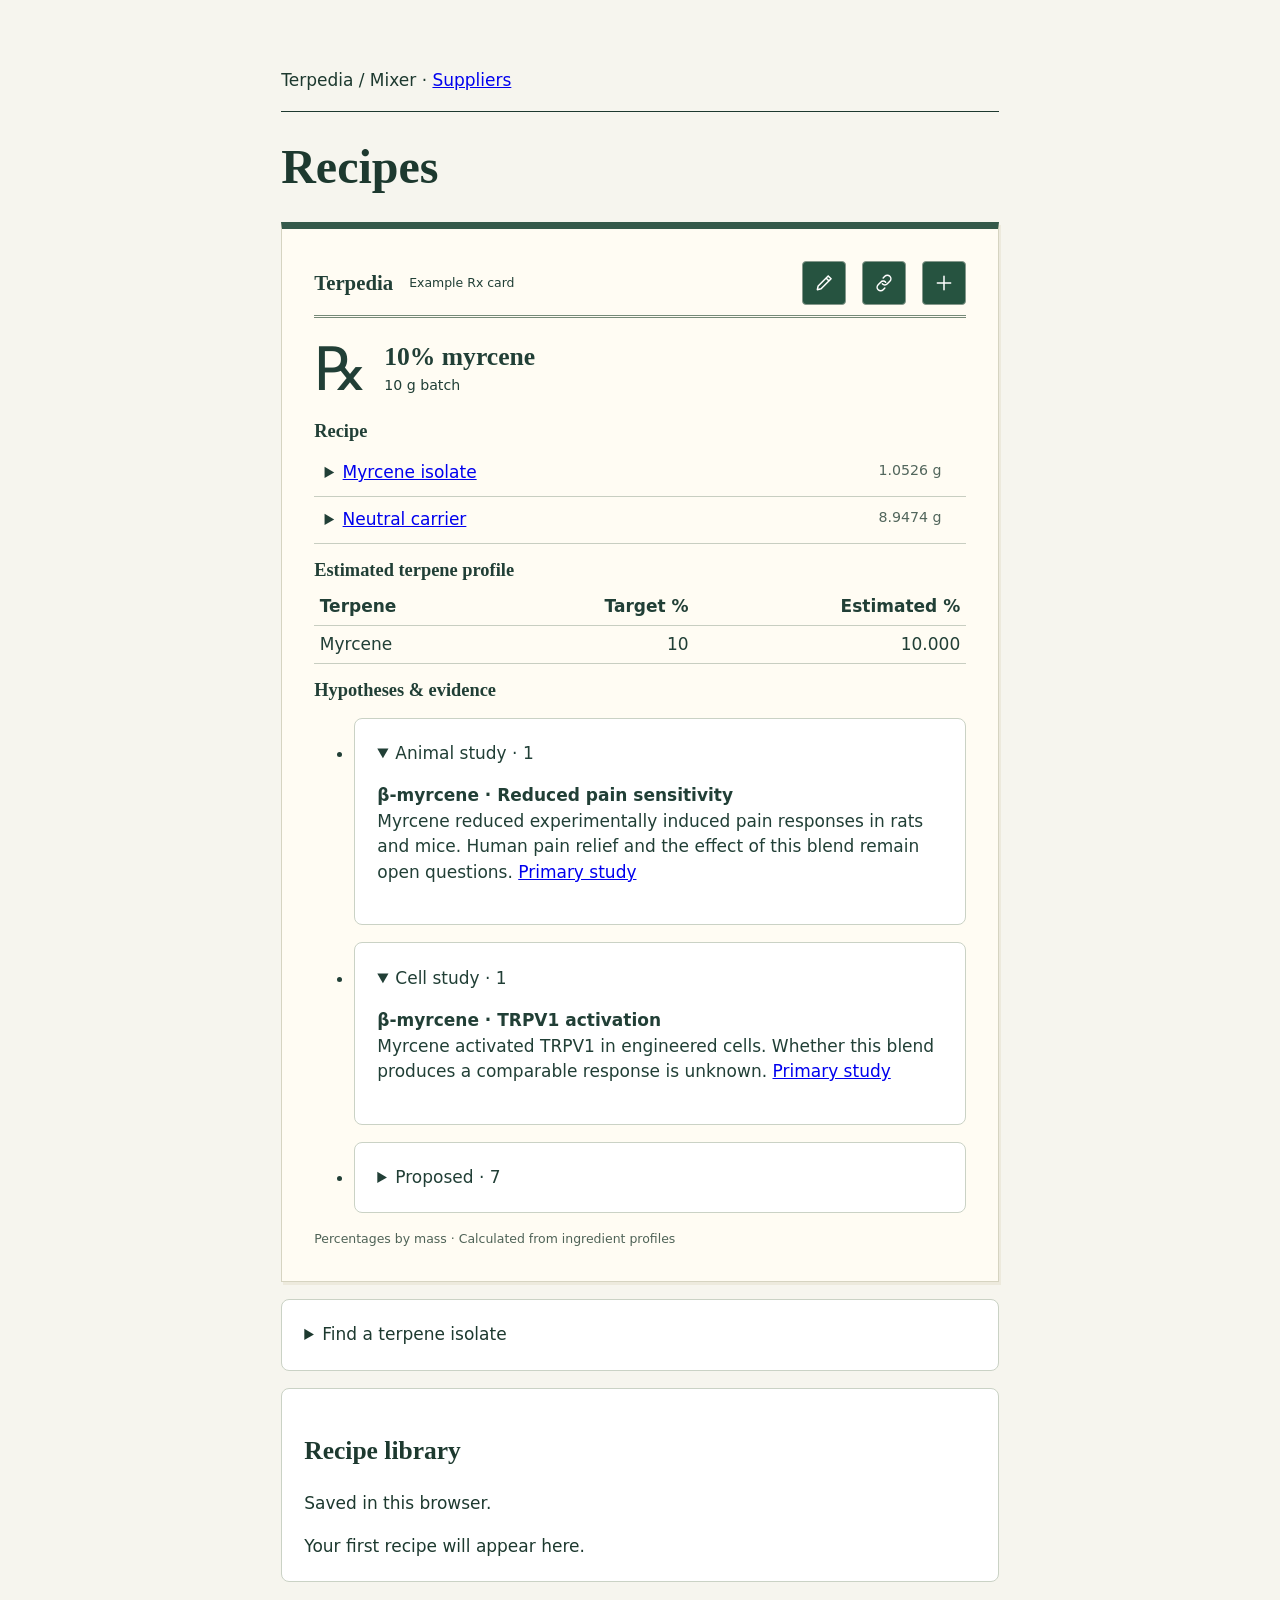
<file: docs/index.html>
<!doctype html><html lang="en"><meta charset="utf-8"><meta name="viewport" content="width=device-width,initial-scale=1"><title>Recipes · Terpedia</title>
<style>*{box-sizing:border-box}body{margin: auto;max-width:820px;padding:4vw;background:#f6f5ee;color:#1d392f;font:17px/1.5 system-ui}header{border-bottom:1px solid;padding:1em 0}h1,h2{font-family:Georgia,serif}h1{font-size:3rem;margin:.4em 0}section,details{background:white;border:1px solid #cad2c5;padding:1.3em;margin:1em 0;border-radius:8px}label{display:block;margin:.5em 0}input,button{font:inherit;padding:.35em;border:1px solid #85988b;border-radius:4px}input[type=number]{width:7em}button{background:#265340;color:white;cursor:pointer}pre{white-space:pre-wrap}summary{cursor:pointer}select{max-width:100%}.ingredient{margin:.5rem 0;padding:.65rem}.ingredient summary span{display:inline-grid;grid-template-columns:minmax(0,1fr) auto;gap:1rem;width:calc(100% - 2rem)}.ingredient small{color:#52665c}[hidden]{display:none!important}.targetSheet{width:100%;border-collapse:collapse;table-layout:fixed}.targetSheet caption{text-align:left;font-weight:bold;margin:.6em 0}.targetSheet th,.targetSheet td{border:1px solid #bdcbc2;text-align:left;padding:.35em;overflow-wrap:anywhere}.targetSheet thead{background:#e7eee7}.targetSheet th:nth-child(2){width:22%}.targetSheet th:last-child{width:5.4em}.targetSheet input,.targetSheet input[type=number]{width:100%;min-width:0;border:0;background:transparent}.targetSheet button{font-size:.9em}.targetSheet tbody tr:focus-within,.targetSheet tfoot tr:focus-within{background:#f0f6ed}</style><link rel="stylesheet" href="./rx-card.css">
<header>Terpedia / Mixer · <a href="./supplier.html">Suppliers</a></header><h1>Recipes</h1><div id="workspace"><div id="featuredRx"></div><form id="form" class="rxCard" hidden><div class="padHeader"><strong>Terpedia</strong><span>℞ · Recipe editor</span></div><section><h2 id="draftHeading">New Rx</h2><button type="button" id="cancelFork" hidden>Cancel fork</button><label>Recipe name <input id="titleInput" required placeholder="Name this recipe"></label><label>Batch mass (g) <input id="mass" type="number" required min=".001" step="any" value="10"></label><p>Set target percentages by mass. Leave room for other constituents in the ingredients.</p><table class="targetSheet"><caption>Terpene targets</caption><thead><tr><th scope="col">Terpene</th><th scope="col">Mass %</th><th scope="col">Action</th></tr></thead><tbody id="targets"></tbody><tfoot><tr><td><input aria-label="New terpene" id="targetSearch" list="terpeneOptions" placeholder="Choose or type a terpene"><datalist id="terpeneOptions"></datalist></td><td><input aria-label="New target mass percent" id="newPercent" type="number" min="0" max="100" step="any" placeholder="%"></td><td><button type="button" id="addTarget">Add row</button></td></tr></tfoot></table></section>
<details open><summary>Available ingredients</summary><p>Illustrative profiles. Each percentage represents a fraction of the ingredient’s total mass.</p><label>Add an ingredient <input id="ingredientSearch" list="ingredientOptions" placeholder="Find an ingredient"></label><datalist id="ingredientOptions"></datalist><button type="button" id="addIngredient">Add ingredient</button><div id="stock"></div></details><button id="fit" type="button" hidden>Refit to targets</button> <button id="saveRx">Calculate and save Rx</button><div id="preview" aria-live="polite"></div></form><p id="message" role="status"></p></div><details><summary>Find a terpene isolate</summary><p>Supplier catalog listings are matched by chemical structure. Confirm the supplier code and enter your material’s assay to add it to your ingredient inventory.</p><form id="addIsolate"><label>Compound and InChIKey <select id="isolatePicker"></select></label><label>Supplier listing <select id="supplierList"></select></label><label>Compound mass % <input id="assay" required type="number" min="0.000001" max="100" step="any"></label><button>Add ingredient and reload mixer</button></form></details><section><h2>Recipe library</h2><p>Saved in this browser.</p><div id="library"></div></section><script type="module" src="./app.js?v=rx-links"></script></html>
</file>
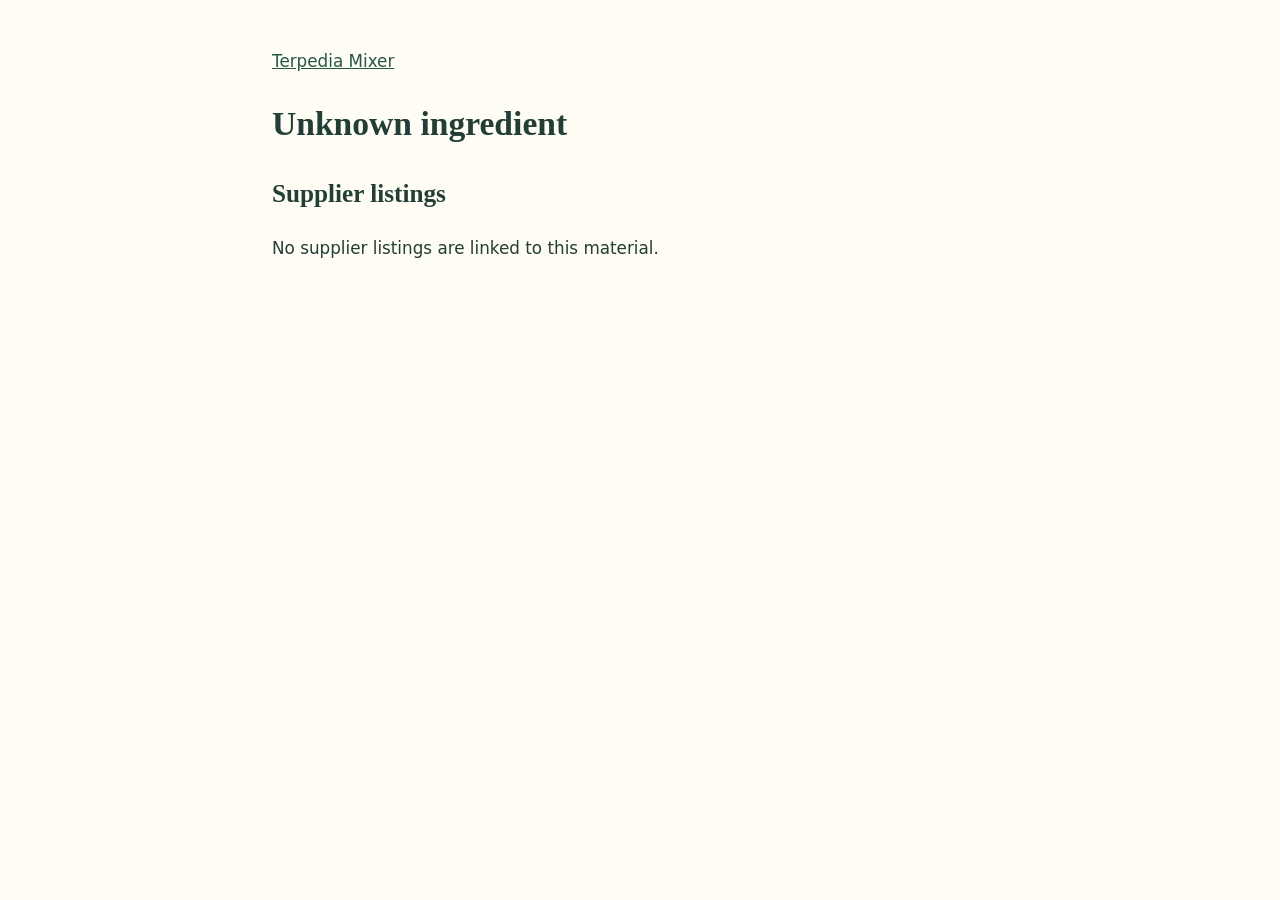
<file: docs/ingredient.html>
<!doctype html>
<html lang="en"><meta charset="utf-8"><meta name="viewport" content="width=device-width,initial-scale=1">
<title>Ingredient · Terpedia</title>
<style>body{max-width:46rem;margin:3rem auto;padding:0 1rem;font:1.05rem/1.6 system-ui;background:#fffcf3;color:#213f36}h1,h2{font-family:Georgia,serif}a{color:#245747}li{margin:.4em 0}p{overflow-wrap:anywhere}</style>
<a href="./">Terpedia Mixer</a><main><h1 id="name">Ingredient</h1><p id="identity"></p><h2>Supplier listings</h2><p id="status"></p><ul id="suppliers"></ul></main>
<script type="module">
const id = new URLSearchParams(location.search).get('id');
const [catalog, isolates, suppliers] = await Promise.all(['catalog','isolates','suppliers'].map(async file => (await fetch('./'+file+'.json')).json()));
const material = catalog.find(item => item.id === id);
const isolate = isolates.find(item => item.inchikey === id);
const heading = document.querySelector('h1');
heading.textContent = material?.name ?? (isolate ? isolate.name + ' isolate' : 'Unknown ingredient');
document.title = heading.textContent + ' · Terpedia';
const profile = Object.entries(material?.profile ?? {}).map(([name,pct]) => name+' '+pct+'%');
document.querySelector('#identity').textContent = isolate ? 'InChIKey · '+isolate.inchikey : [material?.type, profile.length ? 'Illustrative profile · '+profile.join(', ') : ''].filter(Boolean).join(' · ');
document.querySelector('#status').textContent = isolate ? 'Historical supplier listings. Confirm the catalog code, availability and assay with the supplier.' : 'No supplier listings are linked to this material.';
for (const {supplierId, code} of isolate?.listings ?? []) {
  const row = document.createElement('li');
  const link = document.createElement('a');
  link.href = './supplier.html?id=' + encodeURIComponent(supplierId);
  link.textContent = suppliers.find(s => s.id === supplierId).name;
  row.append(link, ' · ' + code);
  document.querySelector('#suppliers').append(row);
}
</script></html>
</file>
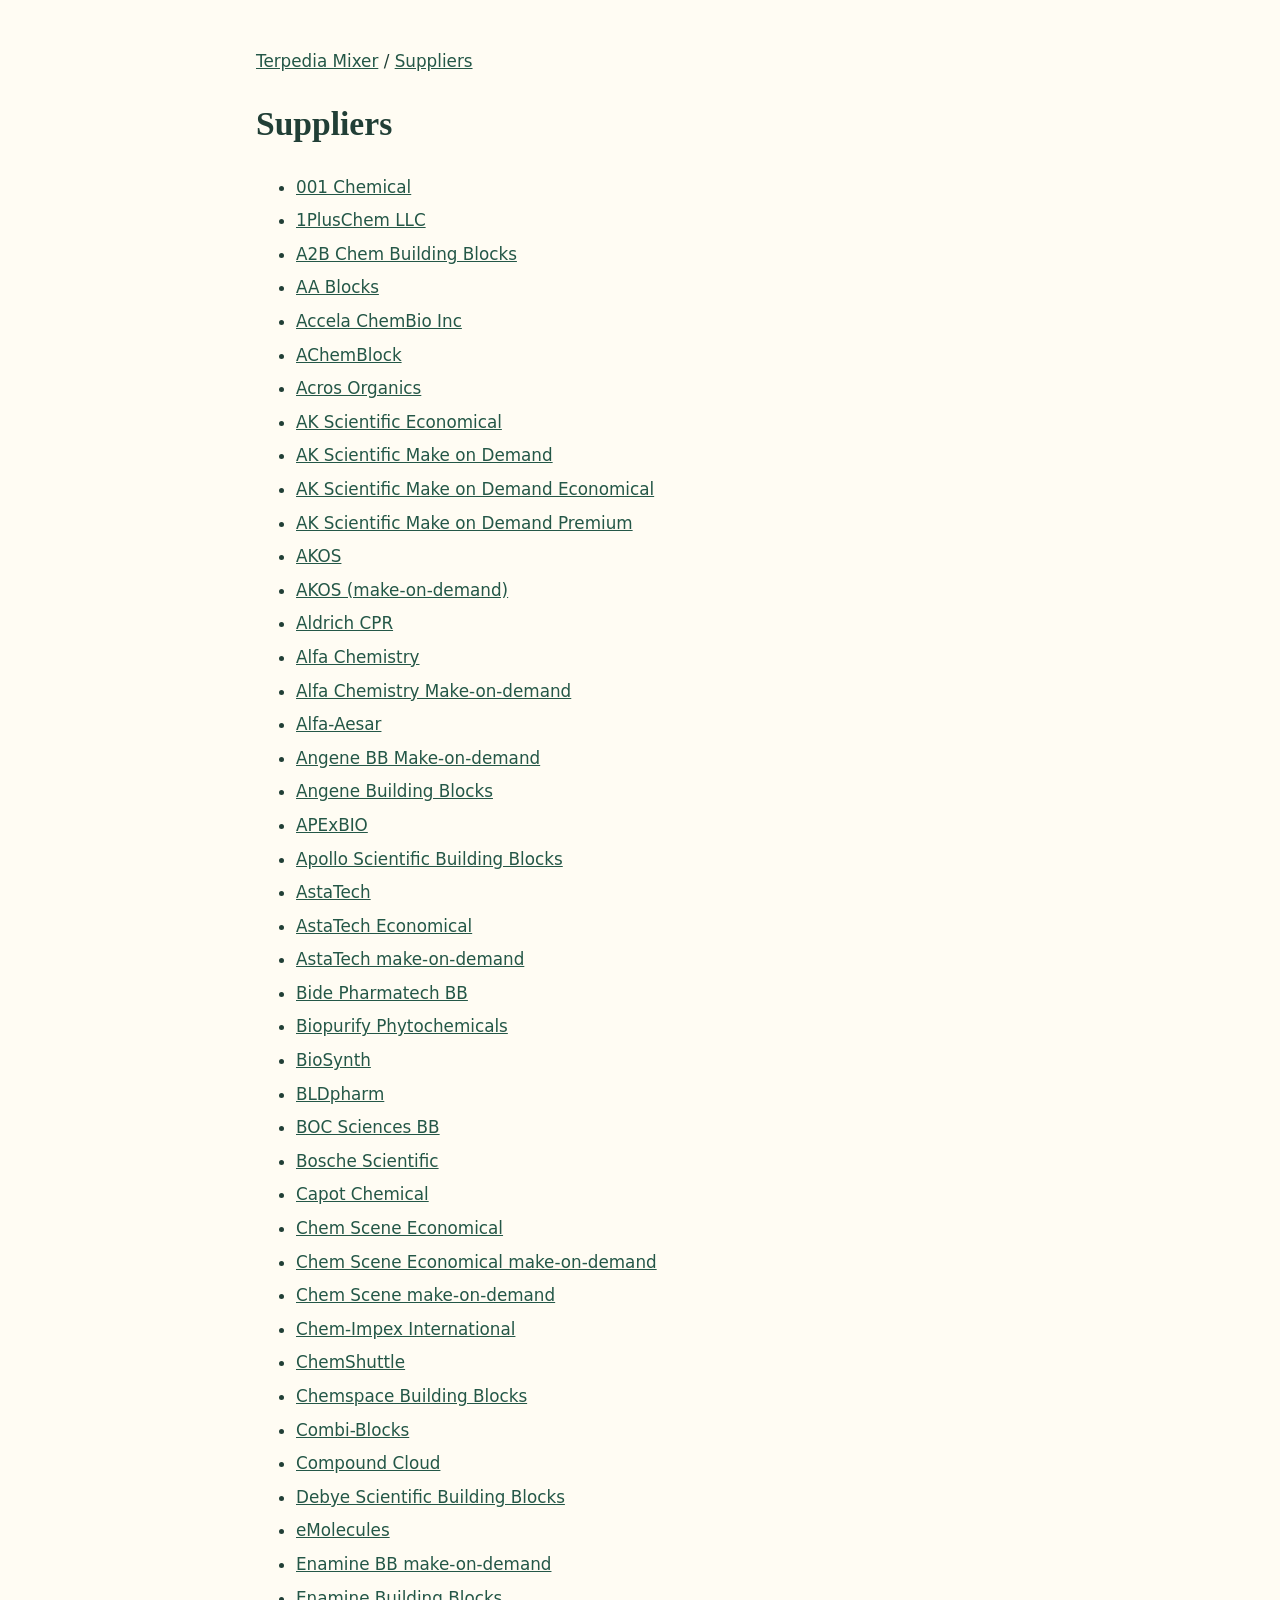
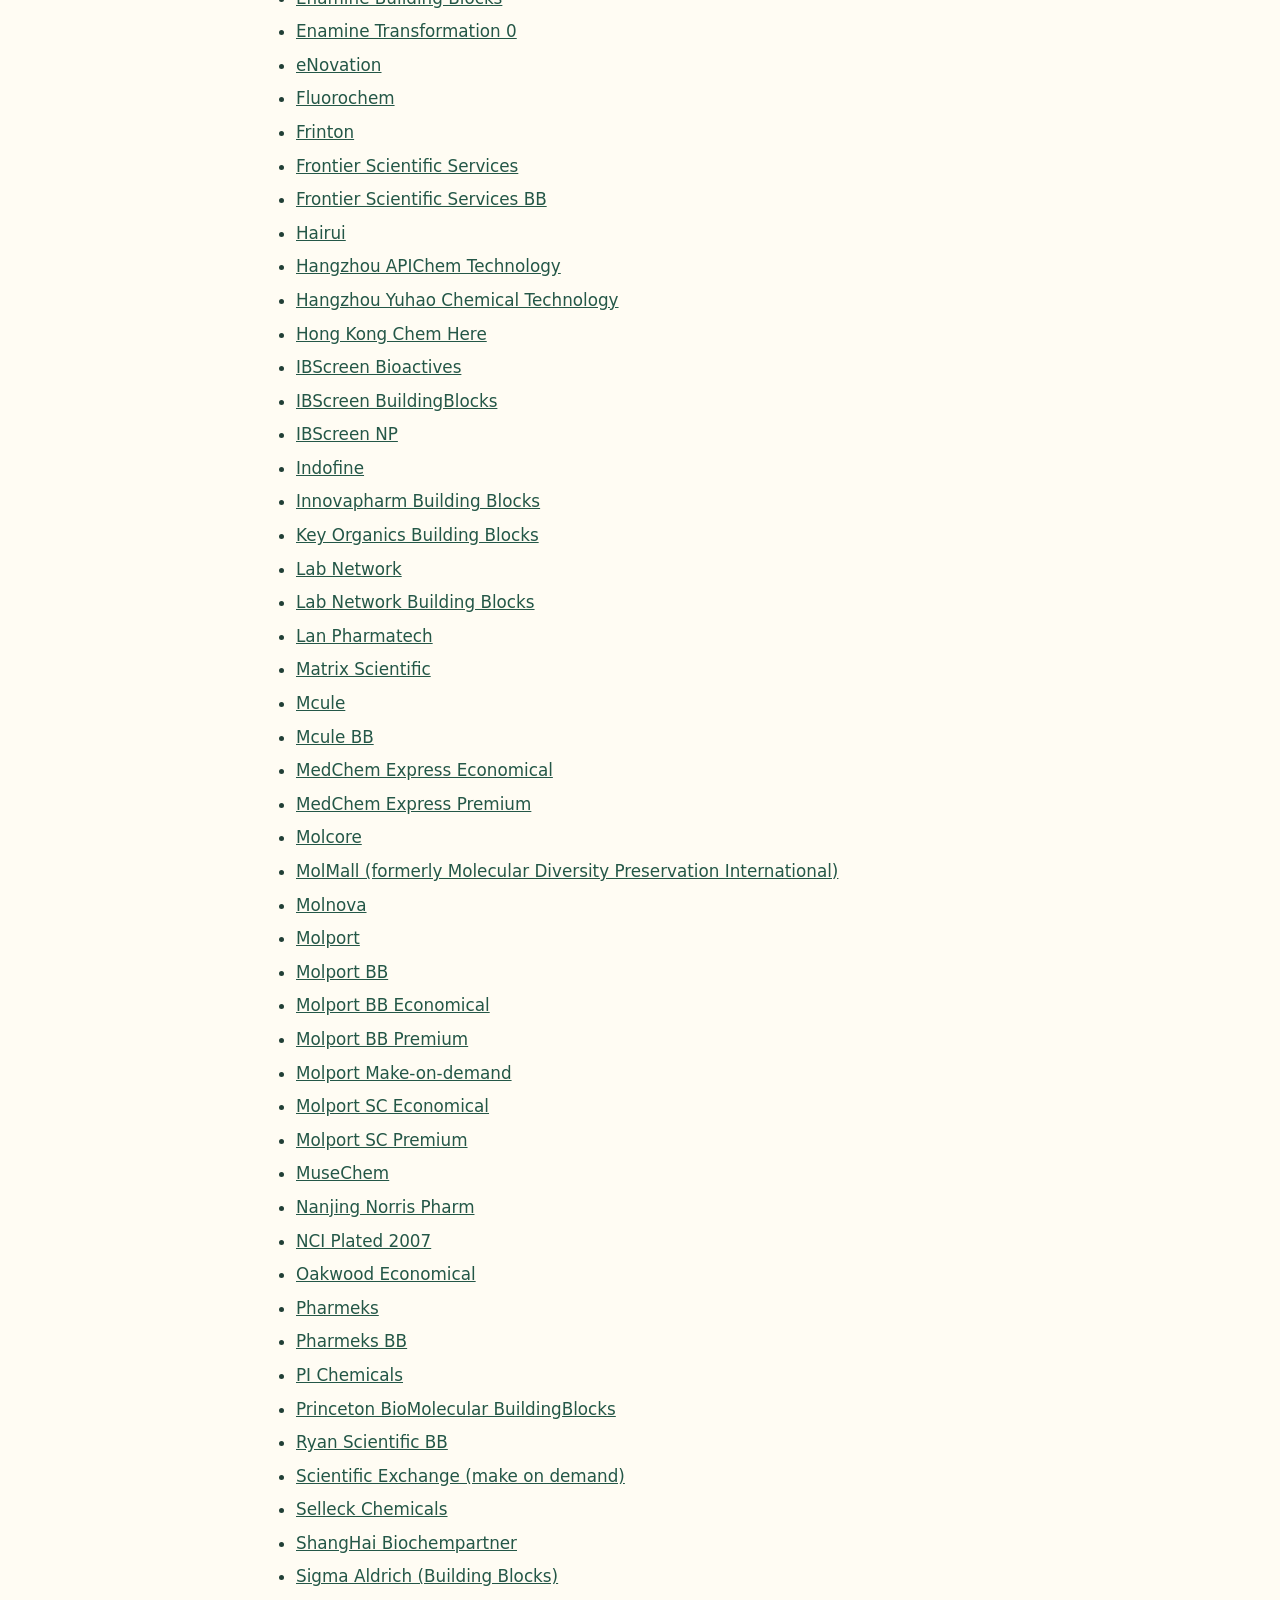
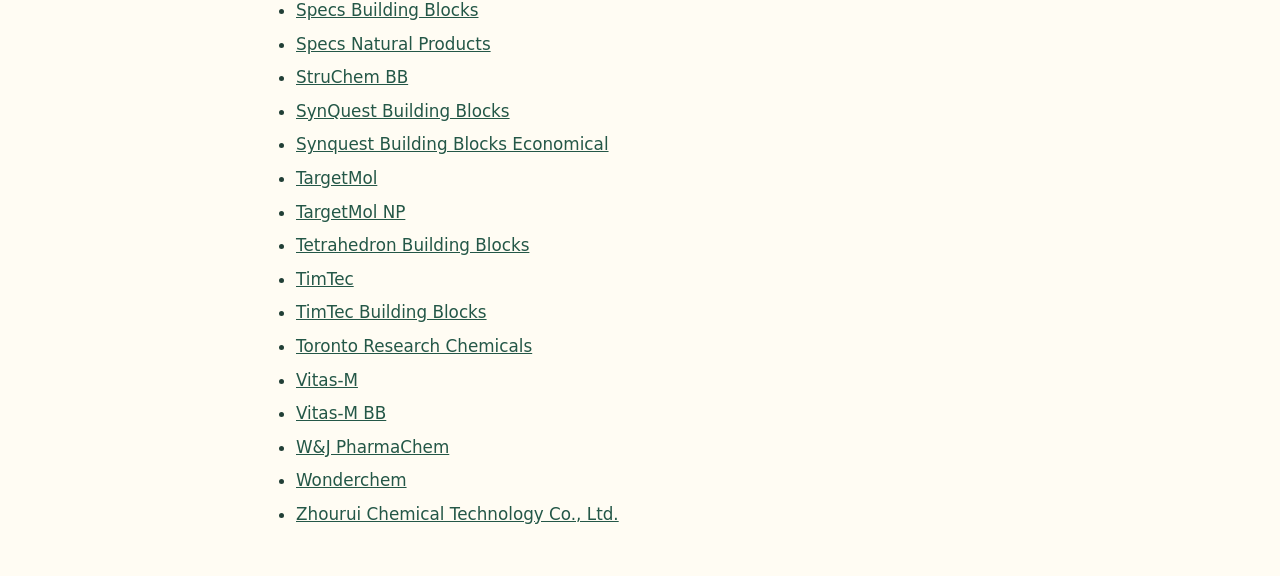
<file: docs/supplier.html>
<!doctype html><html lang="en"><meta charset="utf-8"><meta name="viewport" content="width=device-width,initial-scale=1">
<title>Suppliers · Terpedia</title>
<style>body{max-width:48rem;margin:3rem auto;padding:0 1rem;font:1.05rem/1.6 system-ui;background:#fffcf3;color:#213f36}h1,h2{font-family:Georgia,serif}a{color:#245747}li{margin:.4em 0}</style>
<nav><a href="./">Terpedia Mixer</a> / <a href="supplier.html">Suppliers</a></nav>
<main><h1>Suppliers</h1><div id="sites"></div><h2 id="subtitle" hidden>Listed ingredients</h2><ul></ul></main>
<script type="module">
const suppliers = await fetch('./suppliers.json').then(r => r.json());
const id = new URLSearchParams(location.search).get('id');
function link(label, href) {
  const a = document.createElement('a');
  a.href = href;
  a.textContent = label;
  return a;
}
function addRow(anchor, suffix = '') {
  const li = document.createElement('li');
  li.append(anchor, suffix);
  document.querySelector('ul').append(li);
}
if (id === null) {
  for (const s of suppliers) addRow(link(s.name, '?id=' + s.id));
} else {
  const supplier = suppliers.find(s => s.id === id);
  document.querySelector('h1').textContent = supplier?.name ?? 'Unknown supplier';
  if (supplier) {
    document.title = supplier.name + ' · Terpedia';
    for (const url of supplier.websites) {
      const p = document.createElement('p');
      p.append(link(new URL(url).hostname, url));
      document.querySelector('#sites').append(p);
    }
    document.querySelector('#subtitle').hidden = false;
    const isolates = await fetch('./isolates.json').then(r => r.json());
    for (const item of isolates) {
      for (const offer of item.listings.filter(o => o.supplierId === id)) {
        addRow(link(item.name, './ingredient.html?id=' + item.inchikey), ' · ' + offer.code);
      }
    }
  }
}
</script></html>
</file>
<file: docs/rx-card.css>
.rxCard {
  margin: 1rem 0;
  padding: clamp(.8rem, 4vw, 2rem);
  color: #213f36;
  background: #fffcf3;
  border: 1px solid #d6d4c1;
  border-top: .45rem solid #34594a;
  box-shadow: 2px 3px 0 #edeadd;
  overflow-wrap: anywhere;
}
.padHeader, .padTitle { display: flex; align-items: center; gap: 1rem; }
.padHeader { justify-content: space-between; border-bottom: 3px double #768a78; padding-bottom: .65rem; }
.padHeader strong { font: bold 1.3rem Georgia, serif; }
.padHeader span, .rxCard footer { font-size: .78rem; }
.padTitle { margin: 1rem 0; }
.padTitle > span { font: 3.75rem Georgia, serif; }
.padTitle h3 { margin: 0; font: bold 1.6rem Georgia, serif; }
.rxCard h4, .rxCard caption { text-align: left; font: bold 1.15rem Georgia, serif; margin: 1rem 0 .45rem; }
.rxCard .ingredient { background: transparent; border: 0; border-bottom: 1px solid #c8cec1; border-radius: 0; margin: 0; }
.rxCard table { width: 100%; border-collapse: collapse; font-variant-numeric: tabular-nums; }
.rxCard td, .rxCard th { padding: .35rem; border-bottom: 1px solid #c8cec1; text-align: right; }
.rxCard th:first-child { text-align: left; }
.rxCard th[scope=row] { font-weight: normal; }
.rxCard td small { display: block; }
.rxCard footer { margin-top: 1rem; color: #4f6357; }
#form.rxCard > section, #form.rxCard > details { background: transparent; padding: .7rem 0; border: 0; border-bottom: 1px solid #c8cec1; border-radius: 0; }
.padHeader { flex-wrap: wrap; }

.padHeader .cardIcon { display: inline-grid; place-items: center; width: 44px; height: 44px; padding: 0; }
.padHeader .cardIcon:focus-visible { outline: 3px solid #34594a; outline-offset: 3px; }
.padHeader span { margin-right: auto; }

.rxCard input[form=form] { max-width:100%; box-sizing:border-box; color:inherit; background:transparent; border:0; border-bottom:1px solid #81958b; border-radius:0; }
.rxCard h3 input { font:inherit; width:100%; }
.rxCard input[type=number][form=form] { width:6em; }
</file>
